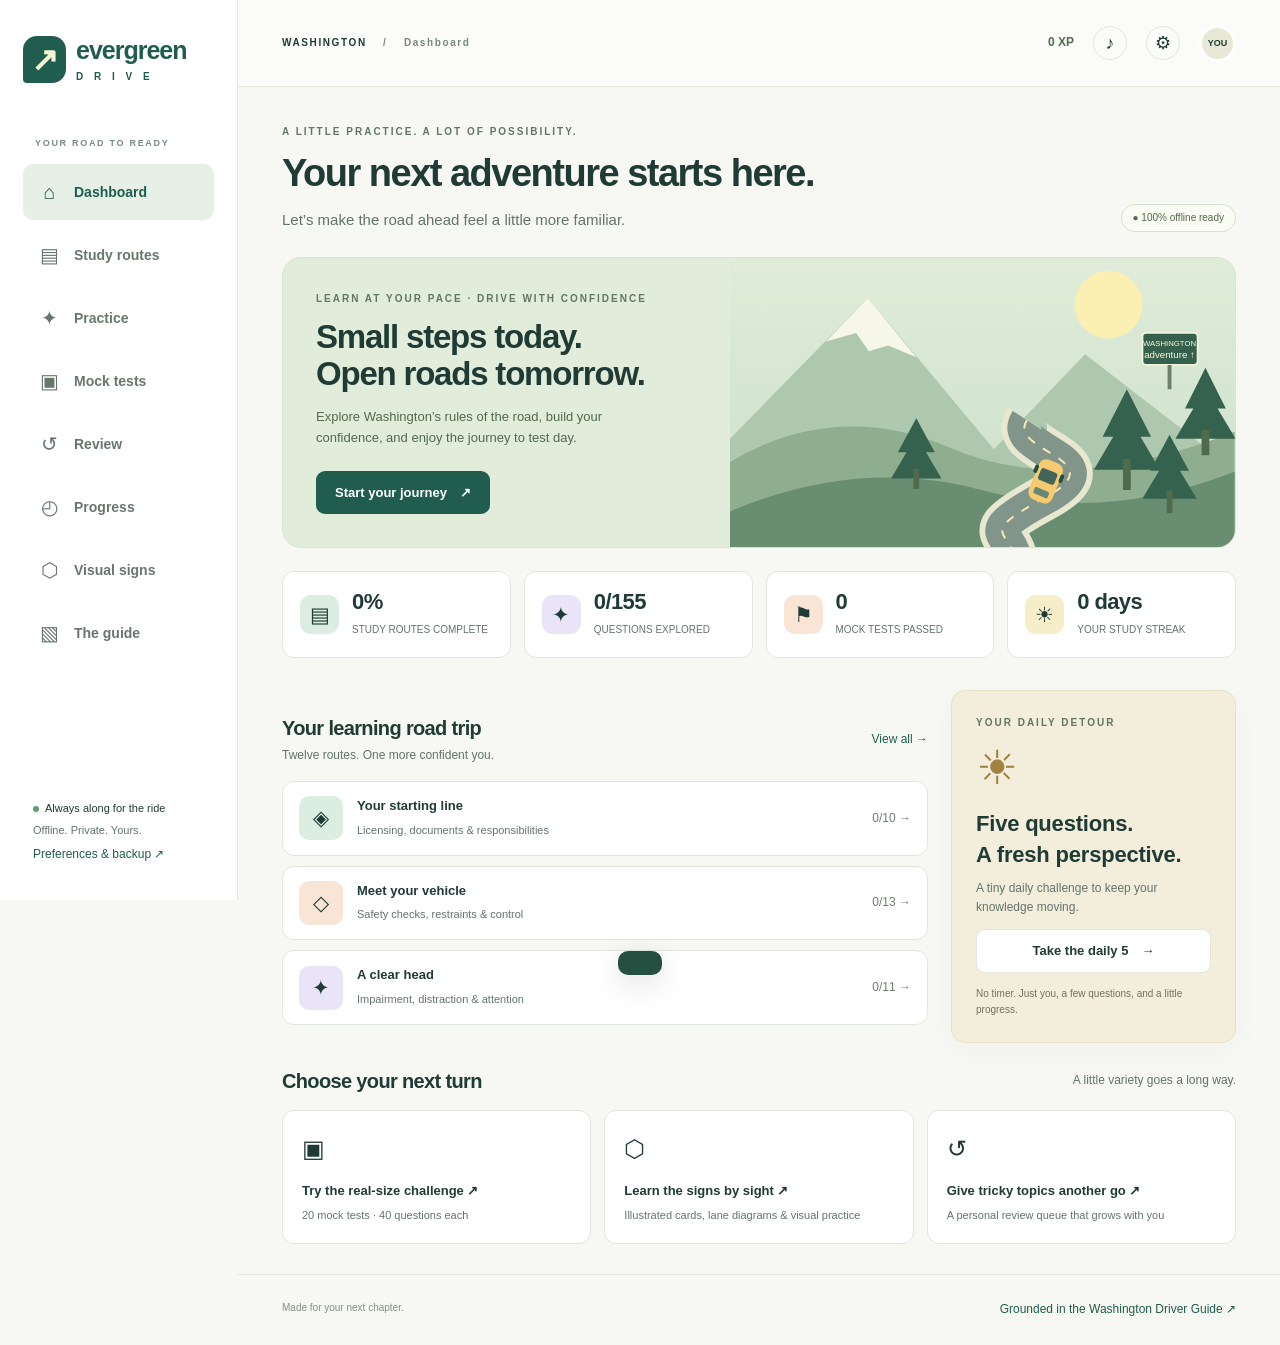
<file: index.html>
<!doctype html><html lang="en"><head><meta charset="utf-8"><meta name="viewport" content="width=device-width,initial-scale=1"><meta http-equiv="refresh" content="0;url=Evergreen-Drive/index.html"><title>Open Evergreen Drive</title></head><body><p><a href="Evergreen-Drive/index.html">Open Evergreen Drive →</a></p></body></html>
</file>
<file: Evergreen-Drive/style.css>
:root{--ink:#203b36;--muted:#64736e;--green:#205d4f;--bg:#f7f8f3;--line:#e1e6de;--mint:#dceee1;--peach:#f9e5d6;--lavender:#e9e4f7;--pink:#f6e3e8;--yellow:#f6edc9;--shadow:0 8px 30px #28453708}*{box-sizing:border-box}body{margin:0;background:var(--bg);color:var(--ink);font:15px/1.6 -apple-system,BlinkMacSystemFont,"Segoe UI",sans-serif}button,input,select{font:inherit}button,a{-webkit-tap-highlight-color:transparent}button{cursor:pointer}a{color:var(--green)}button:focus-visible,a:focus-visible,input:focus-visible,select:focus-visible{outline:3px solid #b2642b;outline-offset:4px}button:disabled{cursor:default;opacity:.5}h1,h2,h3,p{margin-top:0}h1{font-size:38px;letter-spacing:-1.5px;line-height:1.18;margin-bottom:12px}h2{font-size:23px;letter-spacing:-.65px;line-height:1.3}h3{font-size:17px;line-height:1.4;letter-spacing:-.2px}p{color:var(--muted)}.skip{position:fixed;top:-100px;z-index:99;padding:12px;background:white}.skip:focus{top:8px}#sidebar{width:238px;position:fixed;inset:0 auto 0 0;padding:36px 23px;background:#fff;border-right:1px solid var(--line);display:flex;flex-direction:column}.brand{text-decoration:none;display:flex;align-items:center;gap:10px;font-size:25px;font-weight:750;letter-spacing:-1px;line-height:1}.brand-mark{display:grid;place-items:center;width:43px;height:47px;background:var(--green);color:#f5f6d5;border-radius:14px 14px 14px 4px;font-size:33px}.brand-bottom{display:block;font-size:10px;letter-spacing:4px;margin-top:9px}.sidebar-caption{font-size:9px;letter-spacing:1.7px;color:#7c8982;font-weight:700;margin:53px 12px 14px}nav{display:grid;gap:7px}.nav-item{display:flex;align-items:center;gap:13px;padding:12px 15px;border-radius:10px;text-decoration:none;font-size:14px;color:#69766e;font-weight:550}.nav-item.active{background:#e6f0e7;color:#205d4f}.nav-icon{font-size:20px;width:23px;text-align:center}.nav-count{margin-left:auto;background:white;border-radius:7px;padding:0 6px;font-size:11px}.sidebar-bottom{margin-top:auto;padding:20px 10px 0;font-size:11px}.sidebar-bottom p{margin:5px 0}.offline-dot:before{content:'';display:inline-block;width:6px;height:6px;border-radius:50%;background:#5c9e70;margin-right:6px}.workspace{margin-left:238px}header{height:87px;display:flex;align-items:center;justify-content:space-between;padding:0 44px;border-bottom:1px solid var(--line);background:#ffffff70}.breadcrumb{font-size:10px;letter-spacing:1.6px;font-weight:650}.breadcrumb span{margin-left:12px;color:#7a867e}.header-tools{display:flex;align-items:center;gap:19px}#xp-label{font-size:12px;font-weight:650;color:#526d52}.icon-button{background:transparent;border:1px solid var(--line);width:34px;height:34px;border-radius:50%;color:var(--ink);font-size:18px}.avatar{background:#e8e8d6;font-size:9px;font-weight:800;display:grid;place-items:center;border:3px solid white;border-radius:50%;width:37px;height:37px}main{max-width:1260px;margin:auto;padding:37px 44px 30px;min-height:calc(100vh - 160px)}main:focus{outline:none}.eyebrow{font-size:10px;letter-spacing:2px;font-weight:750;text-transform:uppercase;color:#617763;margin-bottom:11px}.intro{display:flex;align-items:end;justify-content:space-between;gap:20px;margin-bottom:25px}.intro p{margin:0}.small{font-size:12px}.muted{color:var(--muted)}.tag{display:inline-flex;align-items:center;gap:6px;border:1px solid #d7dfce;border-radius:30px;padding:5px 11px;font-size:10px;background:#fafcf4;color:#536a4b;white-space:nowrap}.hero{position:relative;overflow:hidden;min-height:289px;border-radius:19px;background:#e1edda;display:flex;margin-bottom:23px;border:1px solid #d9e5d1}.hero-copy{padding:33px;width:58%;z-index:1;position:relative}.hero h2{font-size:33px;max-width:370px;line-height:1.14;letter-spacing:-1.2px;margin-bottom:14px}.hero p{max-width:330px;font-size:13px;color:#52694f;margin-bottom:22px}.hero-art{position:absolute;right:0;bottom:0;width:53%;height:100%}.btn{display:inline-flex;align-items:center;justify-content:center;gap:13px;border:1px solid transparent;border-radius:9px;padding:11px 18px;font-size:13px;font-weight:650;background:var(--green);color:white;text-decoration:none;line-height:1.5;min-height:43px}.btn:hover{filter:brightness(.94);transform:translateY(-1px)}.btn.secondary{background:white;border-color:var(--line);color:var(--ink)}.btn.soft{background:#e5eee3;color:var(--green)}.btn.danger{background:#a3423c}.text-button{border:0;padding:0;background:none;color:var(--green);font-size:12px;text-align:left}.stats{display:grid;grid-template-columns:repeat(4,1fr);gap:13px;margin-bottom:32px}.stat{background:#fff;border:1px solid var(--line);border-radius:12px;padding:17px;display:flex;gap:13px;align-items:center}.stat-icon{width:39px;height:39px;display:grid;place-items:center;border-radius:11px;font-size:21px;flex-shrink:0}.stat strong{display:block;font-size:22px;letter-spacing:-.6px;line-height:1.2}.stat span.label{color:var(--muted);font-size:10px}.mint{background:var(--mint)}.peach{background:var(--peach)}.lavender{background:var(--lavender)}.pink{background:var(--pink)}.yellow{background:var(--yellow)}.section-heading{display:flex;align-items:center;justify-content:space-between;gap:10px;margin:25px 0 16px}.section-heading h2{margin:0;font-size:20px}.section-heading p{margin:5px 0 0;font-size:12px}.dashboard-grid{display:grid;grid-template-columns:1fr 285px;gap:23px}.card{padding:24px;background:white;border:1px solid var(--line);border-radius:14px;box-shadow:var(--shadow)}.route-list{display:grid;gap:10px}.route-row{width:100%;display:flex;align-items:center;gap:14px;padding:14px 16px;text-align:left;background:white;border:1px solid var(--line);border-radius:12px;color:var(--ink)}.route-row:hover{border-color:#91b29c}.route-symbol{font-size:21px;width:44px;height:44px;border-radius:10px;display:grid;place-items:center;flex-shrink:0}.route-info{flex:1}.route-info strong{font-size:13px;display:block}.route-info span{color:var(--muted);font-size:11px}.route-end{color:#6e7d6d;font-size:12px}.progress-track{height:5px;background:#e8ede5;border-radius:12px;overflow:hidden;margin-top:11px}.progress-track>span{display:block;height:100%;background:#6d9775;border-radius:12px}.daily-card{background:#f3eedc;border-color:#e8e1c7;position:relative;overflow:hidden}.daily-card h3{font-size:22px;margin:16px 0 8px}.daily-card p{font-size:12px}.daily-card .btn{width:100%}.daily-art{font-size:47px;line-height:1.1;color:#a28243}.mini-note{font-size:10px;margin-top:13px;color:#6f735e}.quick-grid{display:grid;grid-template-columns:repeat(3,1fr);gap:13px}.quick{padding:19px;text-align:left;border:1px solid var(--line);border-radius:12px;background:white;color:var(--ink)}.quick .q-icon{display:block;font-size:24px;margin-bottom:13px}.quick strong{display:block;font-size:13px}.quick p{font-size:11px;margin:5px 0 0}.grid{display:grid;grid-template-columns:repeat(3,1fr);gap:17px}.module-card{position:relative;display:flex;flex-direction:column}.module-card h3{margin:15px 0 6px}.module-card p{font-size:12px;flex:1}.module-card .btn{margin-top:17px}.module-num{position:absolute;right:23px;top:24px;font-size:11px;letter-spacing:1px;color:#8b9688}.toolbar{display:flex;gap:12px;align-items:center;flex-wrap:wrap;margin:20px 0}.toolbar label{font-size:12px}.toolbar input,.toolbar select,input[type=search]{padding:11px 13px;border:1px solid var(--line);border-radius:8px;background:white;color:var(--ink);max-width:100%}input[type=search]{width:100%}.study-layout{display:grid;grid-template-columns:230px 1fr;gap:23px}.study-tabs{display:grid;gap:8px;align-content:start}.study-tabs button{padding:13px;text-align:left;border:1px solid var(--line);border-radius:9px;background:white;color:var(--ink);font-size:12px}.study-tabs button.selected{background:#e3eddf;border-color:#9bb295}.lesson-card{padding:32px}.lesson-card h2{font-size:25px;margin:20px 0}.lesson-fact{font-size:20px;line-height:1.6;color:#38574a;background:#f0f5eb;border-radius:12px;padding:23px;margin:20px 0}.source-link{font-size:11px;display:inline-block;text-decoration:none;border-bottom:1px dashed #9db69e}.source-link:hover{text-decoration:underline}.actions{display:flex;align-items:center;gap:12px;flex-wrap:wrap;margin-top:23px}.actions.between{justify-content:space-between}.callout{padding:15px 19px;background:#edf1e7;border-radius:10px;font-size:12px;color:#526748;margin:18px 0}.quiz-shell{max-width:870px;margin:auto}.quiz-top{display:flex;justify-content:space-between;align-items:center;gap:12px;margin-bottom:15px}.quiz-top .tag{font-size:11px}.quiz-card{padding:32px;margin-top:23px}.quiz-card h2{font-size:25px;line-height:1.4;margin:18px 0 24px}.answers{display:grid;gap:11px}.answer{display:flex;align-items:center;gap:15px;border:1px solid #dce3d9;background:#fff;padding:15px 18px;border-radius:10px;text-align:left;color:var(--ink);font-size:14px}.answer .letter{border:1px solid #dde3d8;border-radius:7px;min-width:29px;height:29px;display:grid;place-items:center;font-size:11px;color:#6c7c6d}.answer:hover:not(:disabled){border-color:#64876d;background:#f6f9f2}.answer.chosen{background:#eaf1e4;border-color:#587f60}.answer.correct{background:#e8f4e9;border-color:#57946c;opacity:1}.answer.wrong{background:#fff0ea;border-color:#c17c68;opacity:1}.answer:disabled{opacity:.8}.feedback{padding:20px;border-radius:10px;background:#edf5e9;margin-top:20px}.feedback.incorrect{background:#fcf1e8}.feedback strong{display:block;margin-bottom:5px}.feedback p{font-size:14px;color:#4f6253;margin-bottom:9px}.navigator{display:flex;flex-wrap:wrap;gap:7px;margin-top:23px}.navigator button{width:34px;height:34px;border-radius:7px;border:1px solid var(--line);background:white;color:var(--ink);font-size:11px}.navigator button.answered{background:#e1ecda}.navigator button.flagged{box-shadow:inset 0 -4px #d3a744}.navigator button.current{border:2px solid var(--green)}.question-tools{display:flex;gap:15px;align-items:center}.empty{text-align:center;padding:55px 30px}.empty .big-icon{font-size:50px;display:block;margin-bottom:15px}.empty p{max-width:480px;margin:10px auto 25px}.score-ring{width:145px;height:145px;border-radius:50%;display:grid;place-content:center;background:conic-gradient(#578566 var(--pct),#e6ebdf 0);position:relative;margin:0 auto 22px}.score-ring:before{content:'';position:absolute;inset:10px;background:white;border-radius:50%}.score-ring strong,.score-ring span{z-index:1;text-align:center}.score-ring strong{font-size:37px;line-height:1.2}.score-ring span{font-size:11px;color:var(--muted)}.result-summary{text-align:center}.review-item{border-top:1px solid var(--line);padding:19px 0}.review-item h3{font-size:15px;margin-bottom:8px}.review-item p{font-size:12px;margin-bottom:7px}.review-item .bad{color:#9b4436}.review-item .good{color:#256a48}.flashcard{min-height:330px;width:100%;border:1px solid #d5e2cc;border-radius:18px;padding:35px;background:#e9f0e2;display:flex;flex-direction:column;justify-content:center;align-items:center;text-align:center;color:var(--ink)}.flashcard h2{max-width:650px;font-size:26px}.flashcard p{max-width:600px}.flashcard .eyebrow{margin-bottom:27px}.flashcard.flipped{background:#f4e9d9}.badge-row{display:grid;grid-template-columns:repeat(4,1fr);gap:12px}.badge{padding:20px 10px;text-align:center;border:1px solid var(--line);border-radius:12px;background:white;font-size:12px}.badge.locked{filter:grayscale(1);opacity:.55}.badge span{display:block;font-size:31px;margin-bottom:10px}.badge small{display:block;color:var(--muted);font-size:10px}.topic-progress{display:grid;grid-template-columns:1fr 1fr;gap:15px}.topic-progress .card{padding:17px}.topic-progress strong{font-size:13px}.source-result{padding:17px 0;border-bottom:1px solid var(--line)}.source-result p{font-size:13px;white-space:pre-line;max-height:210px;overflow:auto;margin:9px 0}.source-result summary{cursor:pointer;font-weight:650}.source-result mark{background:#f6e6a8;color:inherit}footer{max-width:1260px;margin:auto;padding:25px 44px;display:flex;justify-content:space-between;gap:20px;color:#879084;font-size:10px;border-top:1px solid var(--line)}#toast{position:fixed;bottom:25px;left:50%;transform:translateX(-50%) translateY(100px);background:#244f41;color:white;border-radius:10px;padding:12px 22px;box-shadow:0 8px 30px #0002;transition:transform .2s;z-index:100;max-width:90vw;font-size:13px}#toast.show{transform:translateX(-50%) translateY(0)}dialog{border:1px solid var(--line);border-radius:18px;padding:30px;max-width:520px;width:90%;color:var(--ink)}dialog::backdrop{background:#16382b66;backdrop-filter:blur(3px)}dialog h2{margin-bottom:12px}dialog p{font-size:14px}.setting{display:flex;align-items:center;justify-content:space-between;gap:15px;border-bottom:1px solid var(--line);padding:19px 0}.setting p{font-size:12px;margin:3px 0 0}.setting input[type=checkbox]{width:20px;height:20px;accent-color:var(--green)}.sign-face{width:105px;height:105px;margin:0 auto 18px;display:grid;place-items:center;font-weight:800;font-size:22px}.stop-sign{background:#bd3e35;color:white;clip-path:polygon(30% 0,70% 0,100% 30%,100% 70%,70% 100%,30% 100%,0 70%,0 30%);border:5px solid white;filter:drop-shadow(0 2px 3px #0002)}.scene{max-width:470px;margin:0 auto 20px}.scene svg{width:100%;display:block;border-radius:14px}.celebrate{animation:pop .4s ease}@keyframes pop{50%{transform:scale(1.03)}}.reduced-motion *{animation:none!important;transition:none!important}@media(prefers-reduced-motion:reduce){*{animation:none!important;transition:none!important}}@media(min-width:1450px){main{padding-top:45px}.hero{min-height:320px}.hero-copy{padding:40px}}@media(max-width:1120px){#sidebar{width:205px;padding:30px 15px}.workspace{margin-left:205px}header{padding:0 28px}main{padding:30px 28px}.dashboard-grid{grid-template-columns:1fr 240px}.stat{padding:13px;gap:9px}.stat-icon{width:30px;height:34px}.stat strong{font-size:19px}.grid{grid-template-columns:1fr 1fr}.hero-copy{width:62%}.hero-art{width:50%}.hero h2{font-size:29px}}@media(max-width:850px){#sidebar{width:80px;padding:25px 12px}.brand>span:last-child,.sidebar-caption,.nav-name,.nav-count,.sidebar-bottom{display:none}.brand{justify-content:center}.nav-item{padding:13px 10px;justify-content:center}nav{margin-top:38px}.workspace{margin-left:80px}.dashboard-grid{grid-template-columns:1fr}.daily-card{display:grid;grid-template-columns:1fr 1fr;gap:0 20px}.daily-card .daily-art{display:none}.daily-card .eyebrow{grid-column:1/-1}.daily-card h3{margin-top:0}.daily-card .btn{align-self:center}.daily-card .mini-note{grid-column:1/-1}.stats{grid-template-columns:repeat(2,1fr)}.study-layout{grid-template-columns:1fr}.study-tabs{grid-template-columns:repeat(3,1fr)}.hero-copy{width:68%}.hero-art{opacity:.6;width:52%}.badge-row{grid-template-columns:1fr 1fr}}@media(max-width:560px){#sidebar{position:static;width:auto;padding:17px;border-bottom:1px solid var(--line)}.brand{justify-content:flex-start;font-size:22px}.brand>span:last-child{display:block}.brand-mark{width:34px;height:36px;font-size:26px}.brand-bottom{font-size:8px}nav{display:flex;overflow:auto;margin-top:17px;gap:4px}.nav-item{padding:7px 10px;flex-direction:column;gap:2px;min-width:58px}.nav-name{display:block;font-size:9px;white-space:nowrap}.nav-icon{font-size:18px}.workspace{margin-left:0}header{height:58px;padding:0 19px}.breadcrumb{font-size:8px;letter-spacing:.5px}.breadcrumb span{margin-left:7px}.header-tools{gap:10px}.avatar{display:none}main{padding:25px 18px}h1{font-size:30px}.intro{align-items:start}.intro .tag{display:none}.hero{min-height:300px}.hero-copy{padding:25px;width:100%}.hero h2{font-size:29px;max-width:270px}.hero p{max-width:245px}.hero-art{width:65%;opacity:.3}.hero .btn{position:relative}.stats{gap:9px;margin-bottom:24px}.stat{padding:12px}.stat strong{font-size:20px}.stat span.label{font-size:9px}.grid,.quick-grid,.topic-progress{grid-template-columns:1fr}.quick{display:grid;grid-template-columns:35px 1fr;gap:0 10px}.quick .q-icon{grid-row:1/3;margin:0}.quick p{grid-column:2}.daily-card{display:block}.quiz-card,.lesson-card{padding:21px}.quiz-card h2{font-size:21px}.answer{padding:12px;font-size:13px}.study-tabs{grid-template-columns:1fr 1fr}.lesson-fact{font-size:17px;padding:19px}.flashcard{padding:23px}.flashcard h2{font-size:22px}footer{padding:20px;display:block}footer button{display:block;margin-top:8px}.quiz-top{align-items:start}.quiz-top .tag{font-size:10px}.question-tools{gap:9px}.card{padding:20px}.setting{align-items:start}.setting .btn{font-size:11px;min-width:95px}}

.atlas-page{display:block;max-width:100%;width:650px;height:auto;margin:0 auto;border-radius:6px}.study-tabs button{overflow-wrap:anywhere}.intro>div{min-width:0}

.question-visual{margin:20px auto;padding:20px;background:#fff;border:1px solid var(--line);border-radius:14px;text-align:center;max-width:520px}.question-visual img{display:block;object-fit:contain;max-width:100%;height:180px;width:auto;margin:auto}.question-visual.diagram img{height:auto;max-height:290px;max-width:100%;width:auto}.question-visual figcaption{font-size:10px;color:var(--muted);margin-top:14px}.visual-entry{margin:0 0 24px;background:#e8f0df}.visual-entry p{margin-bottom:0}.visual-gallery .card{display:flex;flex-direction:column}.visual-gallery .question-visual{border:0;padding:12px 0;margin:0 auto 18px}.visual-gallery .question-visual img{height:145px}.visual-gallery .question-visual.diagram img{height:145px;max-width:100%}.visual-gallery .card p{flex:1}.visual-gallery .visual-illustration{min-height:215px}.flashcard{min-height:230px}

.study-tabs{max-height:65vh;overflow-y:auto}.lesson-card{align-self:start}@media(max-width:850px){.study-tabs{max-height:190px}.study-layout{gap:18px}}
</file>
